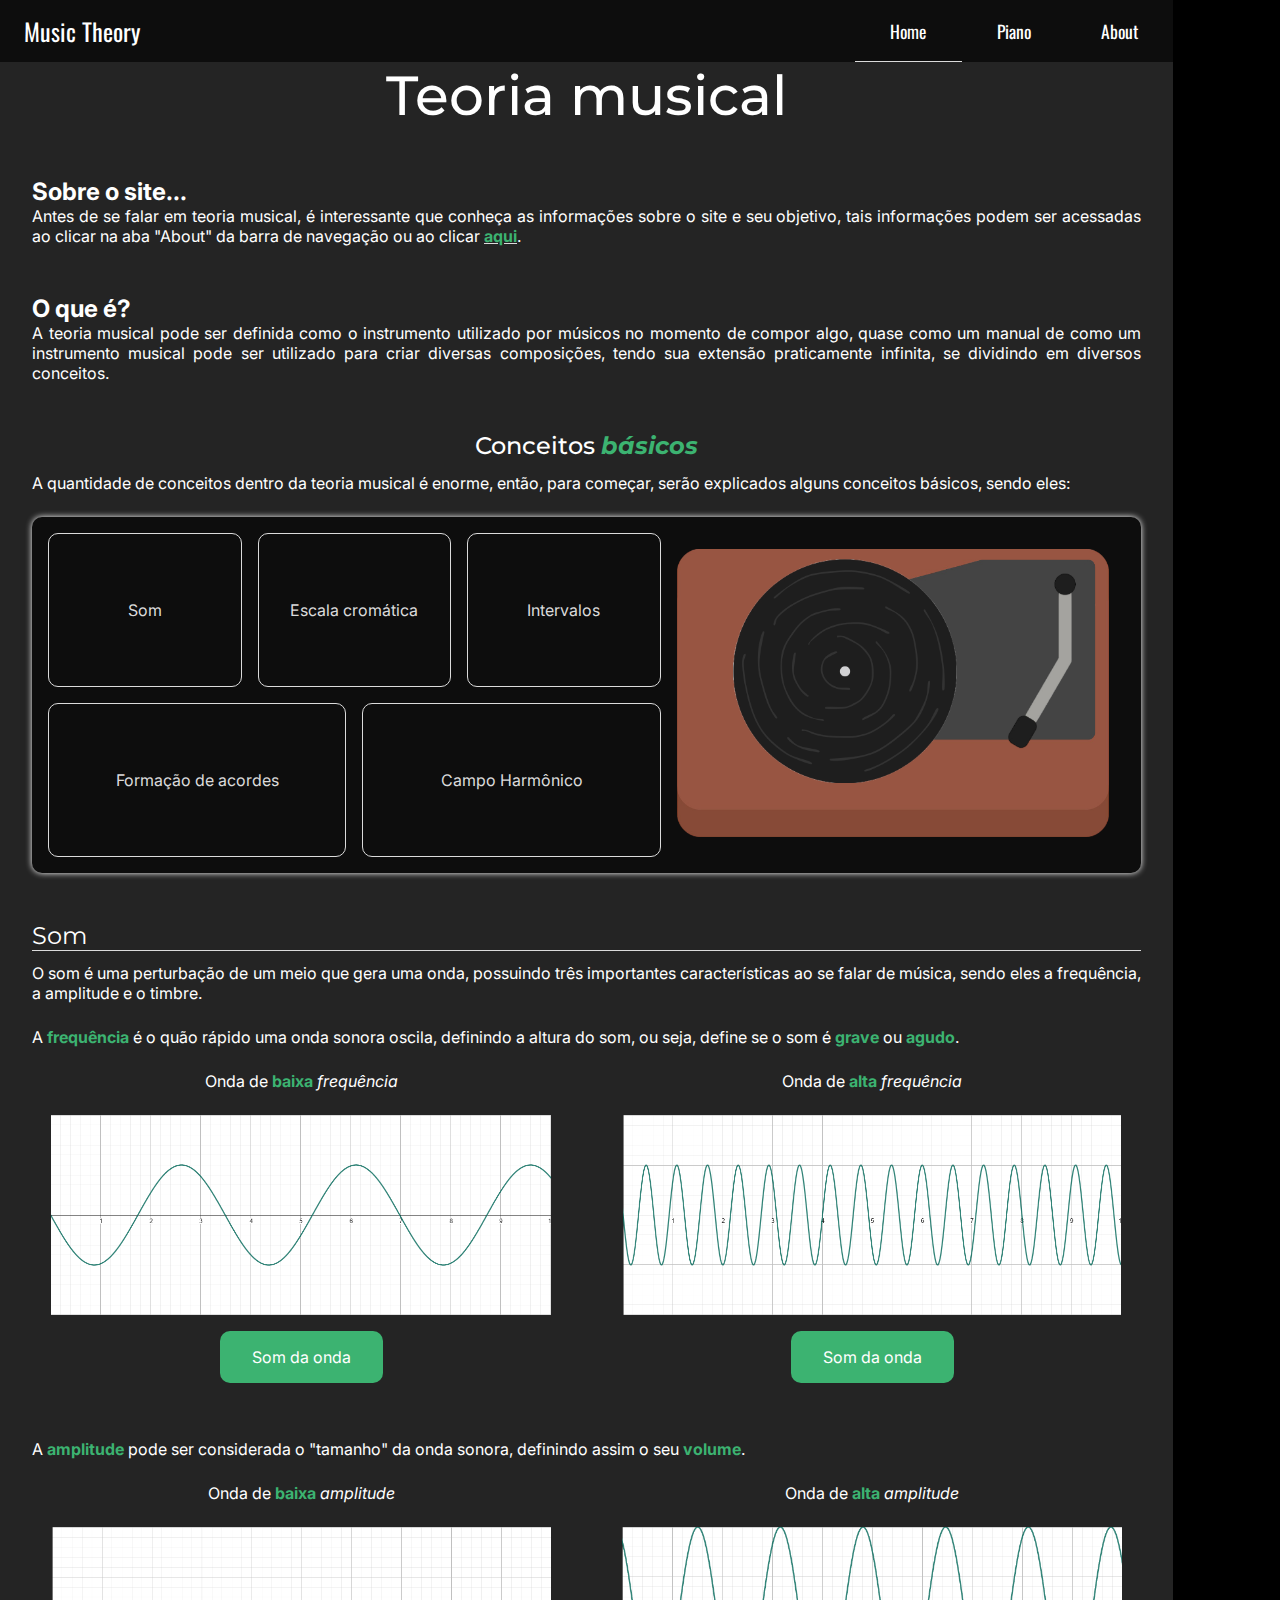
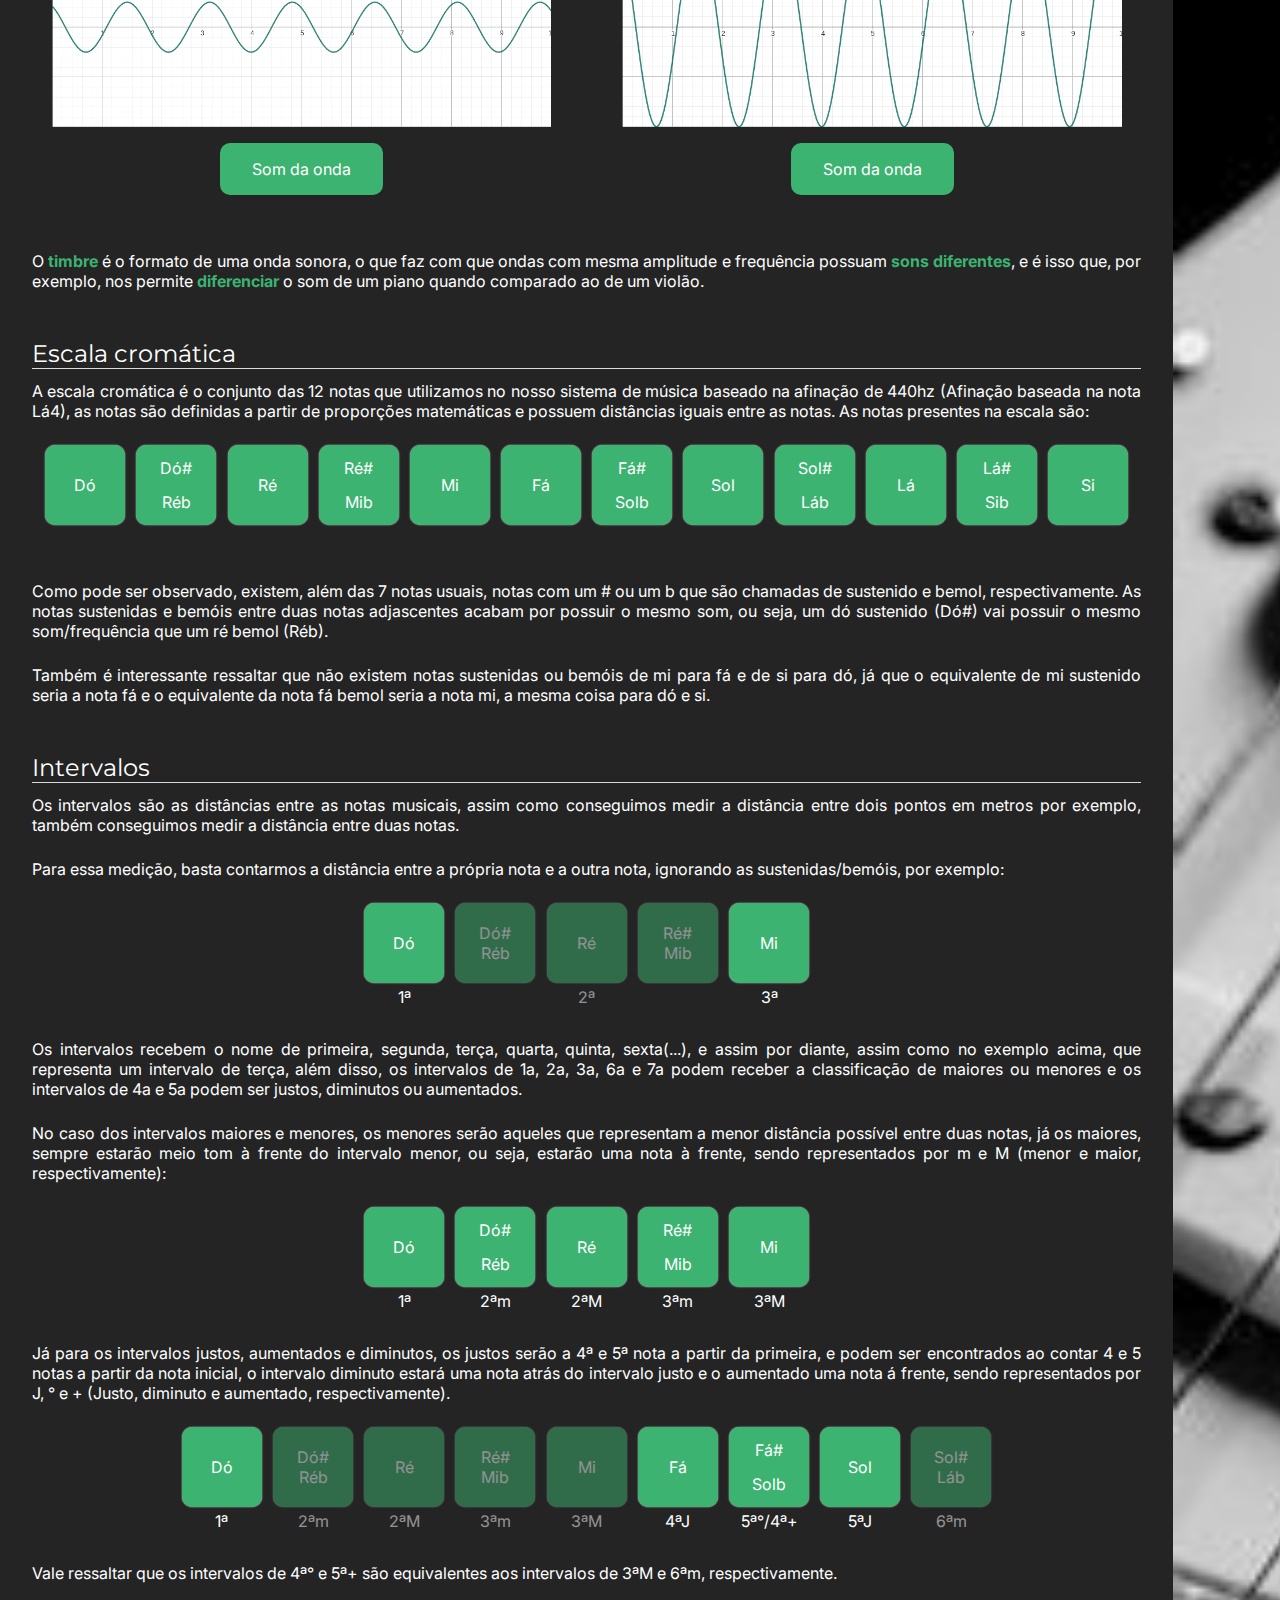
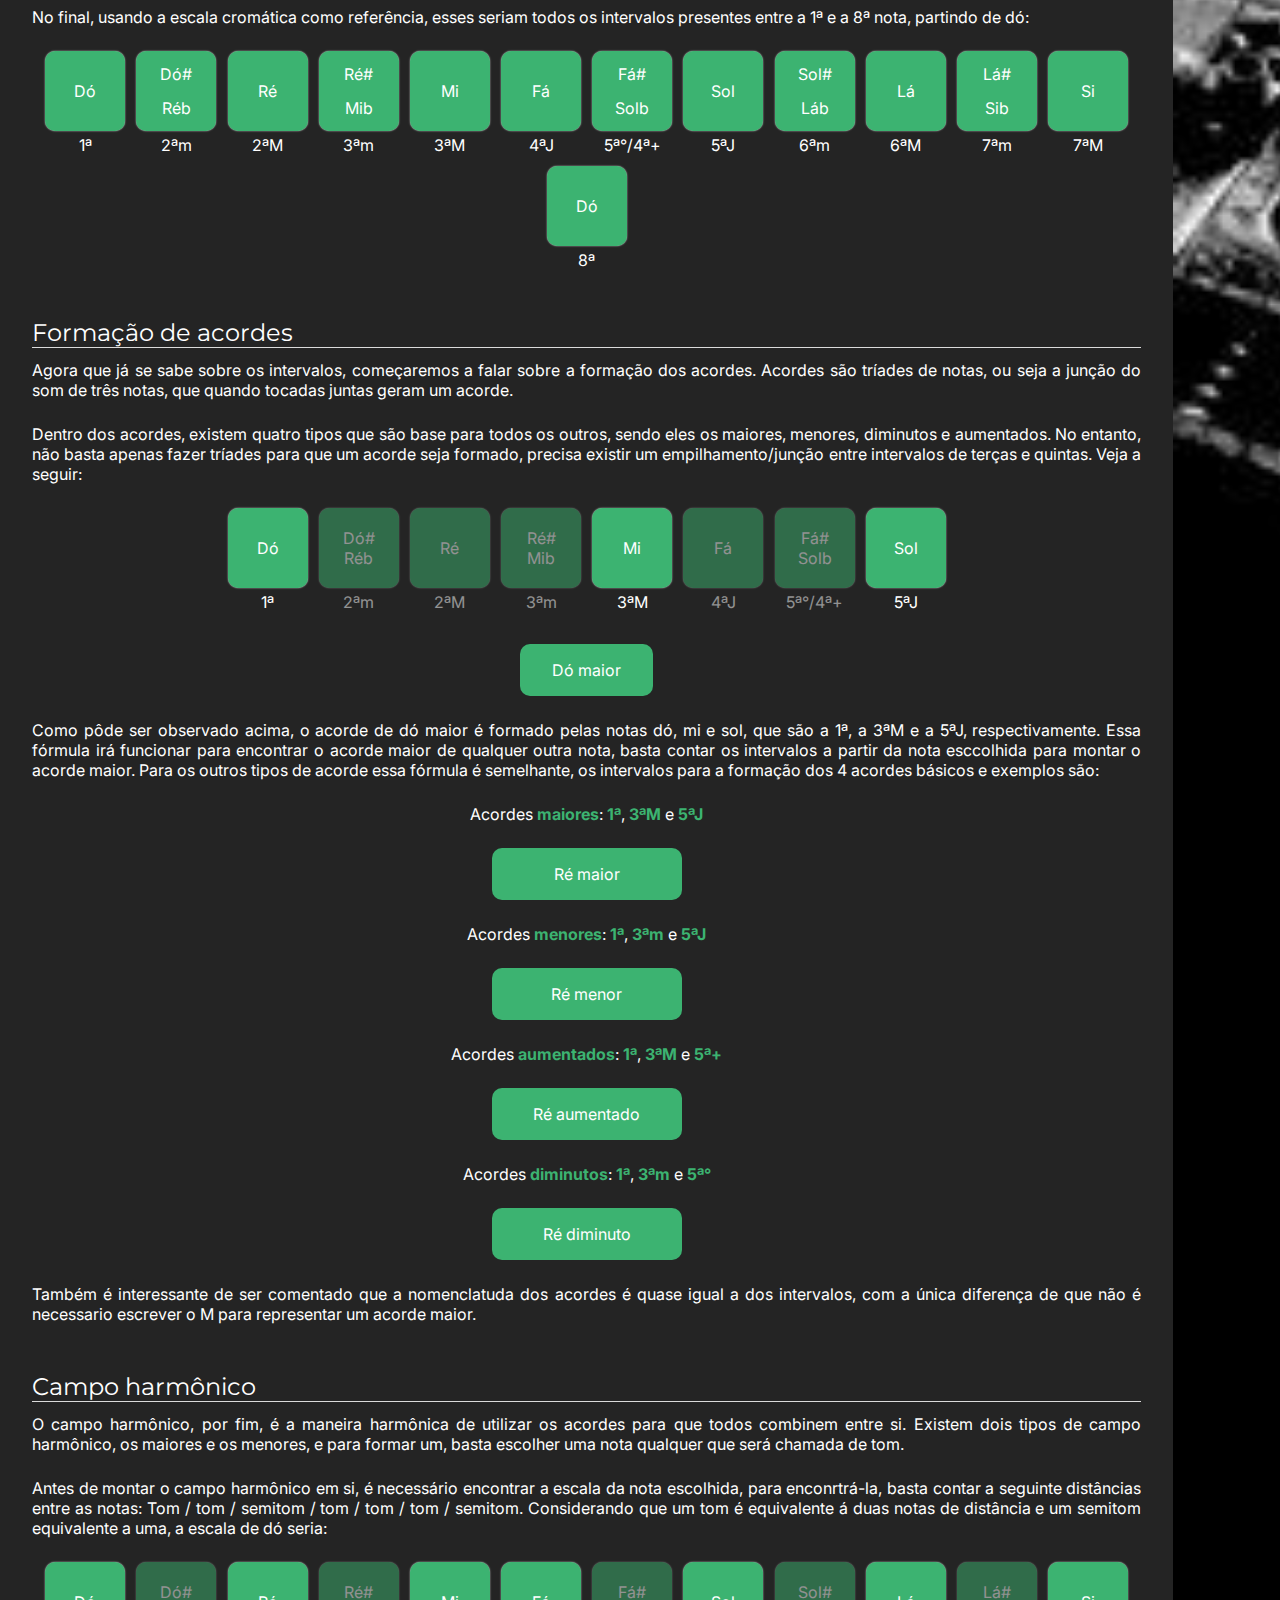
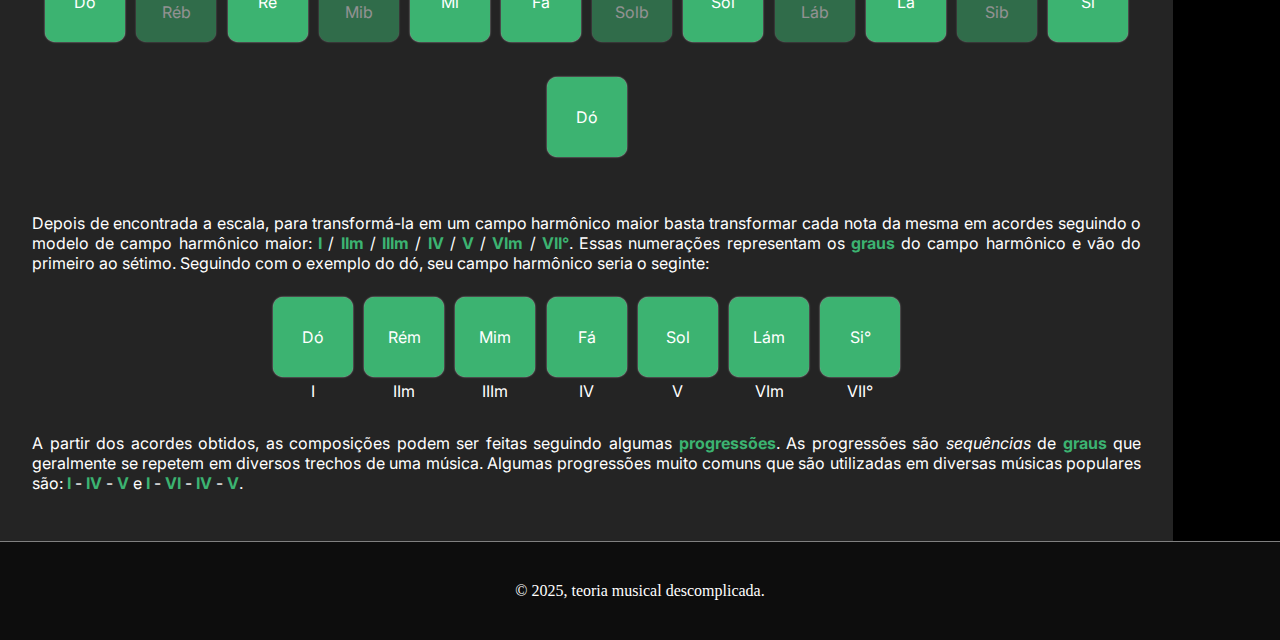
<file: index.html>
<!DOCTYPE html>
<html>
    <head>
        <meta charset="UTF-8">
        <meta name="viewport" content="width=device-width, initial-scale=1.0">
        <link rel="icon" href="imgs/ClaveDeSol.png">
        <link rel="stylesheet" href="style.css">
        <link rel="preconnect" href="https://fonts.googleapis.com">
        <link rel="preconnect" href="https://fonts.gstatic.com" crossorigin>
        <link href="https://fonts.googleapis.com/css2?family=Inter:ital,opsz,wght@0,14..32,100..900;1,14..32,100..900&family=Montserrat:ital,wght@0,100..900;1,100..900&family=Oswald:wght@200..700&display=swap" rel="stylesheet">
        <title>Musica teórica</title>
    </head>
    <body>
        <div class="container">
            <header>
                <p>Music Theory</p>
                <button id="navAbrir" onclick="abrirNav()">
                    <img src="imgs/menu-svgrepo-com.svg" height="40px">
                </button>
                <nav id="nav">
                    <ul>
                        <li><button id="navFechar" onclick="fecharNav()"><img src="imgs/close-svgrepo-com.svg" height="40px"></button></li>
                        <li><a href="index.html" class="linkAtual">Home</a></li>
                        <li><a href="piano.html">Piano</a></li>
                        <li><a href="about.html">About</a></li>
                    </ul>
                    <div>
                        <img src="imgs/AM.jpeg" alt="" id="AM">
                        <img src="imgs/Meteora.jpg" alt="">
                    </div>
                </nav>
            </header>
            <main>
                <article class="title">
                    <h1>Teoria musical</h1>
                </article>
                <section class="principal">
                    <article>
                        <h2>Sobre o site...</h2>
                        <p>
                            Antes de se falar em teoria musical, é interessante que conheça as informações sobre o site e seu objetivo, tais informações podem ser acessadas
                             ao clicar na aba "About" da barra de navegação ou ao clicar <a href="about.html"><strong>aqui</strong></a>.
                        </p>
                    </article>
                    <article>
                        <h2>O que é?</h2>
                        <p>
                            A teoria musical pode ser definida como o instrumento utilizado por músicos no momento de compor algo, quase como um manual de como um instrumento musical pode ser 
                            utilizado para criar diversas composições, tendo sua extensão praticamente infinita, se dividindo em diversos conceitos.

                        </p>
                    </article>
                    <article class="destaque">
                        <h2>Conceitos <strong><em>básicos</em></strong></h2>
                        <p>
                            A quantidade de conceitos dentro da teoria musical é enorme, então, para começar, serão explicados alguns conceitos básicos, sendo eles:
                        </p>
                        <div id="listaTemas">
                            <ul>
                                <li>
                                    <a href="#som"><p>Som</p></a>
                                </li>
                                <li>
                                    <a href="#escalaCrom"><p>Escala cromática</p></a>
                                </li>
                                <li>
                                    <a href="#intervalos"><p>Intervalos</p></a>
                                </li>
                                <li>
                                    <a href="#acordes"><p>Formação de acordes</p></a>
                                </li>
                                <li>
                                    <a href="#campoHarm"><p>Campo Harmônico</p></a>
                                </li>
                            </ul>
                            <div id="TD">
                                <img src="imgs/TDbase.png" alt="" id="baseDisco">
                                <img src="imgs/TDdisco.png" alt="" id="disco" onclick="musica()">
                                <img src="imgs/TDagulha.png" alt="" id="agulha" class="agulhaInativo" onclick="musicaStop()">
                            </div>
                        </div>
                    </article>
                    <article class="posLP">
                        <h2 id="som">Som</h2>
                        <p>O som é uma perturbação de um meio que gera uma onda, possuindo três importantes características ao se falar de música, sendo eles a frequência, a amplitude e o timbre.</p>
                        <p>A <strong>frequência</strong> é o quão rápido uma onda sonora oscila, definindo a altura do som, ou seja, define se o som é <strong>grave</strong> ou <strong>agudo</strong>.</p>
                        <div class="exemplos">
                            <div>
                                <p>Onda de <strong>baixa</strong> <em>frequência</em></p>
                                <img src="imgs/baixafrequencia.png" alt="">
                                <button onclick="exemplosSons('C2')"><p class="somOnda">Som da onda</p></button>
                            </div>
                            <div>
                                <p>Onda de <strong>alta</strong> <em>frequência</em></p>
                                <img src="imgs/altafrequencia.png" alt="">
                                <button onclick="exemplosSons('C5')"><p class="somOnda">Som da onda</p></button>
                            </div>
                        </div>
                        <p>A <strong>amplitude</strong> pode ser considerada o "tamanho" da onda sonora, definindo assim o seu <strong>volume</strong>.</p>
                        <div class="exemplos">
                            <div>
                                <p>Onda de <strong>baixa</strong> <em>amplitude</em></p>
                                <img src="imgs/baixaamplitude.png" alt="">
                                <button onclick="exemplosSons('n27')"><p class="somOnda">Som da onda</p></button>
                            </div>
                            <div>
                                <p>Onda de <strong>alta</strong> <em>amplitude</em></p>
                                <img src="imgs/altaamplitude.png" alt="">
                                <button onclick="exemplosSons('n28')"><p class="somOnda">Som da onda</p></button>
                            </div>
                        </div>
                        <p>O <strong>timbre</strong> é o formato de uma onda sonora, o que faz com que ondas com mesma amplitude e frequência possuam <strong>sons diferentes</strong>, e é isso que, por exemplo, nos 
                            permite <strong>diferenciar</strong> o som de um piano quando comparado ao de um violão.</p>
                    </article>
                    <article class="posLP">
                        <h2 id="escalaCrom">Escala cromática</h2>
                        <p>A escala cromática é o conjunto das 12 notas que utilizamos no nosso sistema de música baseado na afinação de 440hz (Afinação baseada na nota Lá4), as notas são definidas a partir de proporções matemáticas e possuem distâncias iguais entre as notas. As notas presentes na escala são:</p>
                        <div class="exemplosNotas">
                            <div onclick="exemplosSons('C3')">
                                <p>Dó</p>
                            </div>
                            <div class="sustenidoExemplo" onclick="exemplosSons('C3s')">
                                <p>Dó#</p>
                                <p>Réb</p>
                            </div>
                            <div onclick="exemplosSons('D3')">
                                <p>Ré</p>
                            </div>
                            <div class="sustenidoExemplo" onclick="exemplosSons('D3s')">
                                <p>Ré#</p>
                                <p>Mib</p>
                            </div>
                            <div onclick="exemplosSons('E3')">
                                <p>Mi</p>
                            </div>
                            <div onclick="exemplosSons('F3')">
                                <p>Fá</p>
                            </div>
                            <div class="sustenidoExemplo" onclick="exemplosSons('F3s')">
                                <p>Fá#</p>
                                <p>Solb</p>
                            </div>
                            <div onclick="exemplosSons('G3')">
                                <p>Sol</p>
                            </div>
                            <div class="sustenidoExemplo" onclick="exemplosSons('G3s')">
                                <p>Sol#</p>
                                <p>Láb</p>
                            </div>
                            <div onclick="exemplosSons('A3')">
                                <p>Lá</p>
                            </div>
                            <div class="sustenidoExemplo" onclick="exemplosSons('A3s')">
                                <p>Lá#</p>
                                <p>Sib</p>
                            </div>
                            <div onclick="exemplosSons('B3')">
                                <p>Si</p>
                            </div>
                        </div>
                        <p>Como pode ser observado, existem, além das 7 notas usuais, notas com um # ou um b que são chamadas de sustenido e bemol, respectivamente. As notas sustenidas e bemóis entre duas notas adjascentes acabam por possuir o mesmo som, ou seja, um dó sustenido (Dó#) vai possuir o mesmo som/frequência que um ré bemol (Réb).</p>
                        <p>Também é interessante ressaltar que não existem notas sustenidas ou bemóis de mi para fá e de si para dó, já que o equivalente de mi sustenido seria a nota fá e o equivalente da nota fá bemol seria a nota mi, a mesma coisa para dó e si.</p>
                    </article>
                    <article class="posLP">
                        <h2 id="intervalos">Intervalos</h2>
                        <p>Os intervalos são as distâncias entre as notas musicais, assim como conseguimos medir a distância entre dois pontos em metros por exemplo, também conseguimos medir a distância entre duas notas.</p>
                        <p>Para essa medição, basta contarmos a distância entre a própria nota e a outra nota, ignorando as sustenidas/bemóis, por exemplo:</p>
                        <div class="exemplosNotas">
                            <div onclick="exemplosSons('C3')">
                                <p>Dó</p>
                                <p class="numeracaoIntervalo">1ª</p>
                            </div>
                            <div class="semDestaque" class="sustenidoExemplo" onclick="exemplosSons('C3s')">
                                <p>Dó#</p>
                                <p>Réb</p>
                            </div>
                            <div class="semDestaque" onclick="exemplosSons('D3')">
                                <p>Ré</p>
                                <p class="numeracaoIntervalo">2ª</p>
                            </div>
                            <div class="semDestaque" class="sustenidoExemplo" onclick="exemplosSons('D3s')">
                                <p>Ré#</p>
                                <p>Mib</p>
                            </div>
                            <div onclick="exemplosSons('E3')">
                                <p>Mi</p>
                                <p class="numeracaoIntervalo">3ª</p>
                            </div>
                        </div>
                        <p>Os intervalos recebem o nome de primeira, segunda, terça, quarta, quinta, sexta(...), e assim por diante, assim como no exemplo acima, que representa um intervalo de terça, além disso, os intervalos de 1a, 2a, 3a, 6a e 7a podem receber a classificação de maiores ou menores e os intervalos de 4a e 5a podem ser justos, diminutos ou aumentados.</p>
                        <p>No caso dos intervalos maiores e menores, os menores serão aqueles que representam a menor distância possível entre duas notas, já os maiores, sempre estarão meio tom à frente do intervalo menor, ou seja, estarão uma nota à frente, sendo representados por m e M (menor e maior, respectivamente):</p>
                        <div class="exemplosNotas">
                            <div onclick="exemplosSons('C3')">
                                <p>Dó</p>
                                <p class="numeracaoIntervalo">1ª</p>
                            </div>
                            <div class="sustenidoExemplo" onclick="exemplosSons('C3s')">
                                <p>Dó#</p>
                                <p>Réb</p>
                                <p class="numeracaoIntervalo">2ªm</p>
                            </div>
                            <div onclick="exemplosSons('D3')">
                                <p>Ré</p>
                                <p class="numeracaoIntervalo">2ªM</p>
                            </div>
                            <div class="sustenidoExemplo" onclick="exemplosSons('D3s')">
                                <p>Ré#</p>
                                <p>Mib</p>
                                <p class="numeracaoIntervalo">3ªm</p>
                            </div>
                            <div onclick="exemplosSons('E3')">
                                <p>Mi</p>
                                <p class="numeracaoIntervalo">3ªM</p>
                            </div>
                        </div>
                        <p>Já para os intervalos justos, aumentados e diminutos, os justos serão a 4ª e 5ª nota a partir da primeira, e podem ser encontrados ao contar 4 e 5 notas a partir da nota inicial, o intervalo diminuto estará uma nota atrás do intervalo justo e o aumentado uma nota á frente, sendo representados por J, ° e + (Justo, diminuto e aumentado, respectivamente).</p>
                        <div class="exemplosNotas">
                            <div onclick="exemplosSons('C3')">
                                <p>Dó</p>
                                <p class="numeracaoIntervalo">1ª</p>
                            </div>
                            <div class="semDestaque" class="sustenidoExemplo" onclick="exemplosSons('C3s')">
                                <p>Dó#</p>
                                <p>Réb</p>
                                <p class="numeracaoIntervalo">2ªm</p>
                            </div>
                            <div class="semDestaque" onclick="exemplosSons('D3')">
                                <p>Ré</p>
                                <p class="numeracaoIntervalo">2ªM</p>
                            </div>
                            <div class="semDestaque" class="sustenidoExemplo" onclick="exemplosSons('D3s')">
                                <p>Ré#</p>
                                <p>Mib</p>
                                <p class="numeracaoIntervalo">3ªm</p>
                            </div>
                            <div class="semDestaque" onclick="exemplosSons('E3')">
                                <p>Mi</p>
                                <p class="numeracaoIntervalo">3ªM</p>
                            </div>
                            <div onclick="exemplosSons('F3')">
                                <p>Fá</p>
                                <p class="numeracaoIntervalo">4ªJ</p>
                            </div>
                            <div class="sustenidoExemplo" onclick="exemplosSons('F3s')">
                                <p>Fá#</p>
                                <p>Solb</p>
                                <p class="numeracaoIntervalo">5ª°/4ª+</p>
                            </div>
                            <div onclick="exemplosSons('G3')">
                                <p>Sol</p>
                                <p class="numeracaoIntervalo">5ªJ</p>
                            </div>
                            <div class="semDestaque" class="sustenidoExemplo" onclick="exemplosSons('G3s')">
                                <p>Sol#</p>
                                <p>Láb</p>
                                <p class="numeracaoIntervalo">6ªm</p>
                            </div>
                        </div>
                        <p>Vale ressaltar que os intervalos de 4ª° e 5ª+ são equivalentes aos intervalos de 3ªM e 6ªm, respectivamente.</p>
                        <p>No final, usando a escala cromática como referência, esses seriam todos os intervalos presentes entre a 1ª e a 8ª nota, partindo de dó:</p>
                        <div class="exemplosNotas">
                            <div onclick="exemplosSons('C3')">
                                <p>Dó</p>
                                <p class="numeracaoIntervalo">1ª</p>
                            </div>
                            <div class="sustenidoExemplo" onclick="exemplosSons('C3s')">
                                <p>Dó#</p>
                                <p>Réb</p>
                                <p class="numeracaoIntervalo">2ªm</p>
                            </div>
                            <div onclick="exemplosSons('D3')">
                                <p>Ré</p>
                                <p class="numeracaoIntervalo">2ªM</p>
                            </div>
                            <div class="sustenidoExemplo" onclick="exemplosSons('D3s')">
                                <p>Ré#</p>
                                <p>Mib</p>
                                <p class="numeracaoIntervalo">3ªm</p>
                            </div>
                            <div onclick="exemplosSons('E3')">
                                <p>Mi</p>
                                <p class="numeracaoIntervalo">3ªM</p>
                            </div>
                            <div onclick="exemplosSons('F3')">
                                <p>Fá</p>
                                <p class="numeracaoIntervalo">4ªJ</p>
                            </div>
                            <div class="sustenidoExemplo" onclick="exemplosSons('F3s')">
                                <p>Fá#</p>
                                <p>Solb</p>
                                <p class="numeracaoIntervalo">5ª°/4ª+</p>
                            </div>
                            <div onclick="exemplosSons('G3')">
                                <p>Sol</p>
                                <p class="numeracaoIntervalo">5ªJ</p>
                            </div>
                            <div class="sustenidoExemplo" onclick="exemplosSons('G3s')">
                                <p>Sol#</p>
                                <p>Láb</p>
                                <p class="numeracaoIntervalo">6ªm</p>
                            </div>
                            <div onclick="exemplosSons('A3')">
                                <p>Lá</p>
                                <p class="numeracaoIntervalo">6ªM</p>
                            </div>
                            <div class="sustenidoExemplo" onclick="exemplosSons('A3s')">
                                <p>Lá#</p>
                                <p>Sib</p>
                                <p class="numeracaoIntervalo">7ªm</p>
                            </div>
                            <div onclick="exemplosSons('B3')">
                                <p>Si</p>
                                <p class="numeracaoIntervalo">7ªM</p>
                            </div>
                            <div onclick="exemplosSons('C4')">
                                <p>Dó</p>
                                <p class="numeracaoIntervalo">8ª</p>
                            </div>
                        </div>
                    </article>
                    <article class="posLP">
                        <h2 id="acordes">Formação de acordes</h2>
                        <p>Agora que já se sabe sobre os intervalos, começaremos a falar sobre a formação dos acordes. Acordes são tríades de notas, ou seja a junção do som de três notas, que quando tocadas juntas geram um acorde.</p>
                        <p>Dentro dos acordes, existem quatro tipos que são base para todos os outros, sendo eles os maiores, menores, diminutos e aumentados. No entanto, não basta apenas fazer tríades para que um acorde seja formado, precisa existir um empilhamento/junção entre intervalos de terças e quintas. Veja a seguir:</p>
                        <div class="exemplosNotas">
                            <div onclick="exemplosSons('C3')">
                                <p>Dó</p>
                                <p class="numeracaoIntervalo">1ª</p>
                            </div>
                            <div class="semDestaque" class="sustenidoExemplo" onclick="exemplosSons('C3s')">
                                <p>Dó#</p>
                                <p>Réb</p>
                                <p class="numeracaoIntervalo">2ªm</p>
                            </div>
                            <div class="semDestaque" onclick="exemplosSons('D3')">
                                <p>Ré</p>
                                <p class="numeracaoIntervalo">2ªM</p>
                            </div>
                            <div class="semDestaque" class="sustenidoExemplo" onclick="exemplosSons('D3s')">
                                <p>Ré#</p>
                                <p>Mib</p>
                                <p class="numeracaoIntervalo">3ªm</p>
                            </div>
                            <div onclick="exemplosSons('E3')">
                                <p>Mi</p>
                                <p class="numeracaoIntervalo">3ªM</p>
                            </div>
                            <div class="semDestaque" onclick="exemplosSons('F3')">
                                <p>Fá</p>
                                <p class="numeracaoIntervalo">4ªJ</p>
                            </div>
                            <div class="semDestaque" class="sustenidoExemplo" onclick="exemplosSons('F3s')">
                                <p>Fá#</p>
                                <p>Solb</p>
                                <p class="numeracaoIntervalo">5ª°/4ª+</p>
                            </div>
                            <div onclick="exemplosSons('G3')">
                                <p>Sol</p>
                                <p class="numeracaoIntervalo">5ªJ</p>
                            </div>      
                        </div>
                        <button onclick="exemplosSons('C3'), exemplosSons('E3'), exemplosSons('G3')" class="acorde"><p>Dó maior</p></button>
                        <p>Como pôde ser observado acima, o acorde de dó maior é formado pelas notas dó, mi e sol, que são a 1ª, a 3ªM e a 5ªJ, respectivamente. Essa fórmula irá funcionar para encontrar o acorde maior de qualquer outra nota, basta contar os intervalos a partir da nota esccolhida para montar o acorde maior. Para os outros tipos de acorde essa fórmula é semelhante, os intervalos para a formação dos 4 acordes básicos e exemplos são:</p>
                        <ul>
                            <li>
                                <p>Acordes <strong>maiores</strong>: <strong>1ª</strong>, <strong>3ªM</strong> e <strong>5ªJ</strong></p>
                                <button onclick="exemplosSons('D3'), exemplosSons('F3s'), exemplosSons('A3')" class="acorde"><p>Ré maior</p></button>
                            </li>
                            <li>
                                <p>Acordes <strong>menores</strong>: <strong>1ª</strong>, <strong>3ªm</strong> e <strong>5ªJ</strong></p>
                                <button onclick="exemplosSons('D3'), exemplosSons('F3'), exemplosSons('A3')" class="acorde"><p>Ré menor</p></button>
                            </li>
                            <li>
                                <p>Acordes <strong>aumentados</strong>: <strong>1ª</strong>, <strong>3ªM</strong> e <strong>5ª+</strong></p>
                                <button onclick="exemplosSons('D3'), exemplosSons('F3s'), exemplosSons('A3s')" class="acorde"><p>Ré aumentado</p></button>
                            </li>
                            <li>
                                <p>Acordes <strong>diminutos</strong>: <strong>1ª</strong>, <strong>3ªm</strong> e <strong>5ª°</strong></p>
                                <button onclick="exemplosSons('D3'), exemplosSons('F3'), exemplosSons('G3s')" class="acorde"><p>Ré diminuto</p></button>
                            </li>
                        </ul>
                        <p>Também é interessante de ser comentado que a nomenclatuda dos acordes é quase igual a dos intervalos, com a única diferença de que não é necessario escrever o M para representar um acorde maior.</p>
                    </article>
                    <article class="posLP">
                        <h2 id="campoHarm">Campo harmônico</h2>
                        <p>O campo harmônico, por fim, é a maneira harmônica de utilizar os acordes para que todos combinem entre si. Existem dois tipos de campo harmônico, os maiores e os menores, e para formar um, basta escolher uma nota qualquer que será chamada de tom.</p>
                        <p>Antes de montar o campo harmônico em si, é necessário encontrar a escala da nota escolhida, para enconrtrá-la, basta contar a seguinte distâncias entre as notas: Tom / tom / semitom / tom / tom / tom / semitom. Considerando que um tom é equivalente á duas notas de distância e um semitom equivalente a uma, a escala de dó seria:</p>
                        <div class="exemplosNotas">
                            <div onclick="exemplosSons('C3')">
                                <p>Dó</p>
                            </div>
                            <div class="semDestaque" class="sustenidoExemplo" onclick="exemplosSons('C3s')">
                                <p>Dó#</p>
                                <p>Réb</p>
                            </div>
                            <div onclick="exemplosSons('D3')">
                                <p>Ré</p>
                            </div>
                            <div class="semDestaque" class="sustenidoExemplo" onclick="exemplosSons('D3s')">
                                <p>Ré#</p>
                                <p>Mib</p>
                            </div>
                            <div onclick="exemplosSons('E3')">
                                <p>Mi</p>
                            </div>
                            <div onclick="exemplosSons('F3')">
                                <p>Fá</p>
                            </div>
                            <div class="semDestaque" class="sustenidoExemplo" onclick="exemplosSons('F3s')">
                                <p>Fá#</p>
                                <p>Solb</p>
                            </div>
                            <div onclick="exemplosSons('G3')">
                                <p>Sol</p>
                            </div>
                            <div class="semDestaque" class="sustenidoExemplo" onclick="exemplosSons('G3s')">
                                <p>Sol#</p>
                                <p>Láb</p>
                            </div>
                            <div onclick="exemplosSons('A3')">
                                <p>Lá</p>
                            </div>
                            <div class="semDestaque" class="sustenidoExemplo" onclick="exemplosSons('A3s')">
                                <p>Lá#</p>
                                <p>Sib</p>
                            </div>
                            <div onclick="exemplosSons('B3')">
                                <p>Si</p>
                            </div>
                            <div onclick="exemplosSons('C4')">
                                <p>Dó</p>
                            </div>
                        </div>
                        <p>Depois de encontrada a escala, para transformá-la em um campo harmônico maior basta transformar cada nota da mesma em acordes seguindo o modelo de campo harmônico maior: <strong>I</strong> / <strong>IIm</strong> / <strong>IIIm</strong> / <strong>IV</strong> / <strong>V</strong> / <strong>VIm</strong> / <Strong>VII°</Strong>. Essas numerações representam os <strong>graus</strong> do campo harmônico e vão do primeiro ao sétimo. Seguindo com o exemplo do dó, seu campo harmônico seria o seginte:</p>
                        <div class="exemplosNotas">
                            <div onclick="exemplosSons('C3'), exemplosSons('E3'), exemplosSons('G3')">
                                <p>Dó</p>
                                <p class="numeracaoIntervalo">I</p>
                            </div>
                            <div onclick="exemplosSons('D3'), exemplosSons('F3'), exemplosSons('A3')">
                                <p>Rém</p>
                                <p class="numeracaoIntervalo">IIm</p>
                            </div>
                            <div onclick="exemplosSons('E3'), exemplosSons('G3'), exemplosSons('B3')">
                                <p>Mim</p>
                                <p class="numeracaoIntervalo">IIIm</p>
                            </div>
                            <div onclick="exemplosSons('F3'), exemplosSons('A3'), exemplosSons('C4')">
                                <p>Fá</p>
                                <p class="numeracaoIntervalo">IV</p>
                            </div>
                            <div onclick="exemplosSons('G3'), exemplosSons('B3'), exemplosSons('D4')">
                                <p>Sol</p>
                                <p class="numeracaoIntervalo">V</p>
                            </div>
                            <div onclick="exemplosSons('A3'), exemplosSons('C4'), exemplosSons('E4')">
                                <p>Lám</p>
                                <p class="numeracaoIntervalo">VIm</p>
                            </div>
                            <div onclick="exemplosSons('B3'), exemplosSons('D4'), exemplosSons('F4')">
                                <p>Si°</p>
                                <p class="numeracaoIntervalo">VII°</p>
                            </div>
                        </div>
                        <p>A partir dos acordes obtidos, as composições podem ser feitas seguindo algumas <strong>progressões</strong>. As progressões são <em>sequências</em> de <strong>graus</strong> que geralmente se repetem em diversos trechos de uma música. Algumas progressões muito comuns que são utilizadas em diversas músicas populares são: <strong>I</strong> - <strong>IV</strong> - <strong>V</strong> e <strong>I</strong> - <strong>VI</strong> - <strong>IV</strong> - <strong>V</strong>.</p>
                    </article>
                </section>
            </main>
            <div id="img"></div>
            <footer>
                <p>© 2025, teoria musical descomplicada.</p>
            </footer>
        </div>
        <script src="script.js" defer></script>
    </body>
</html>
</file>
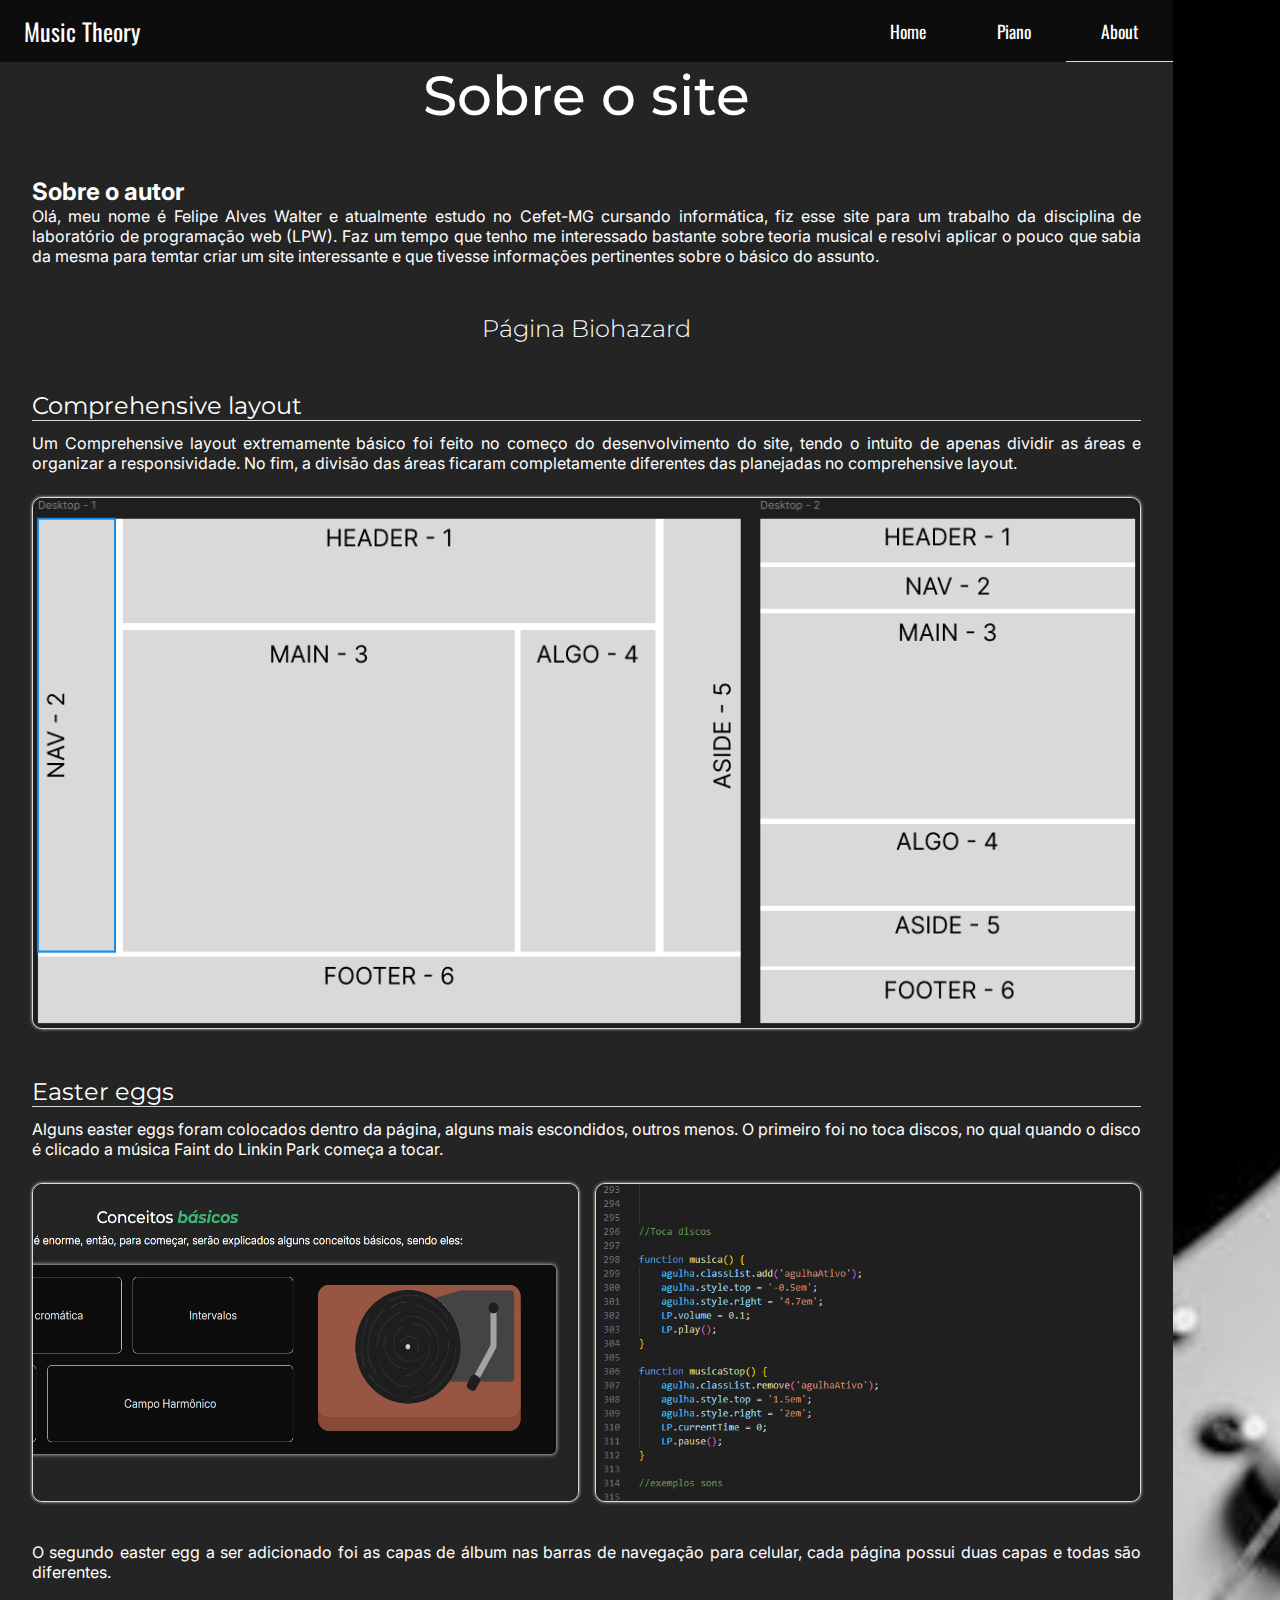
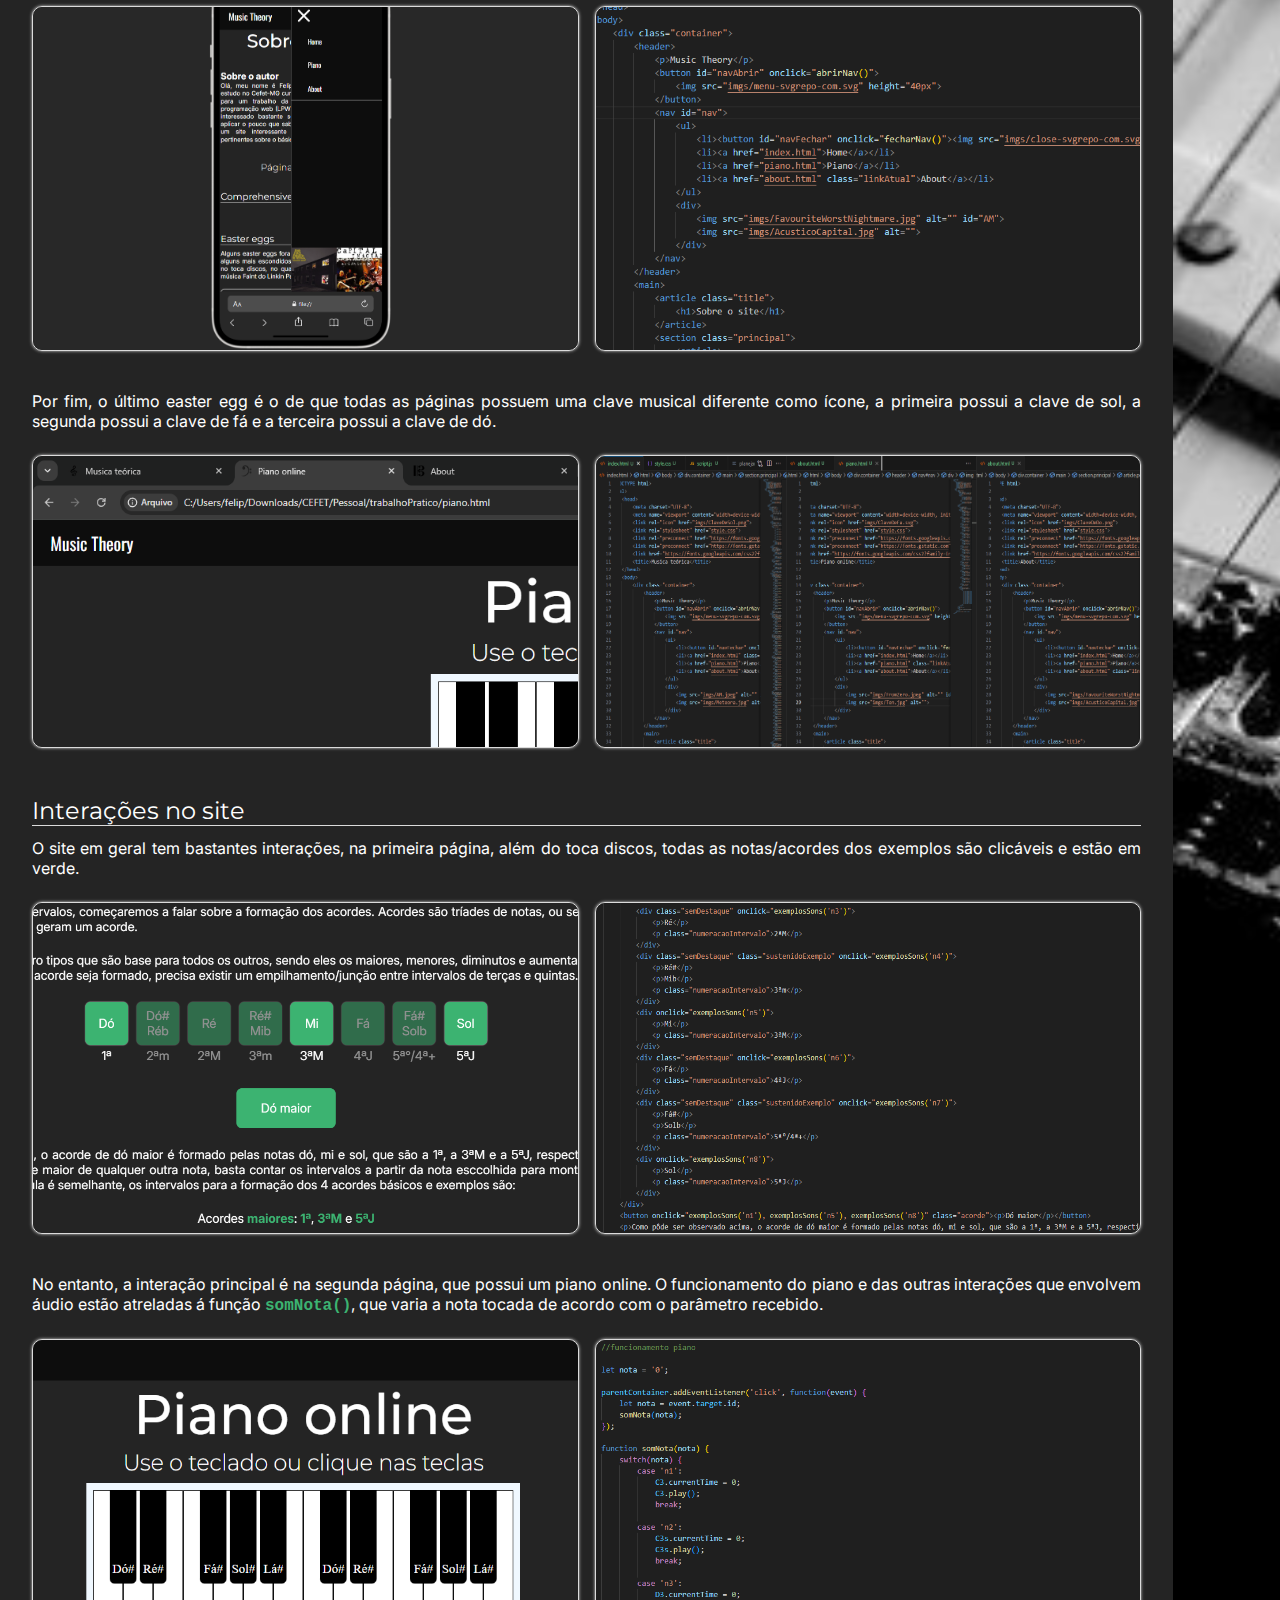
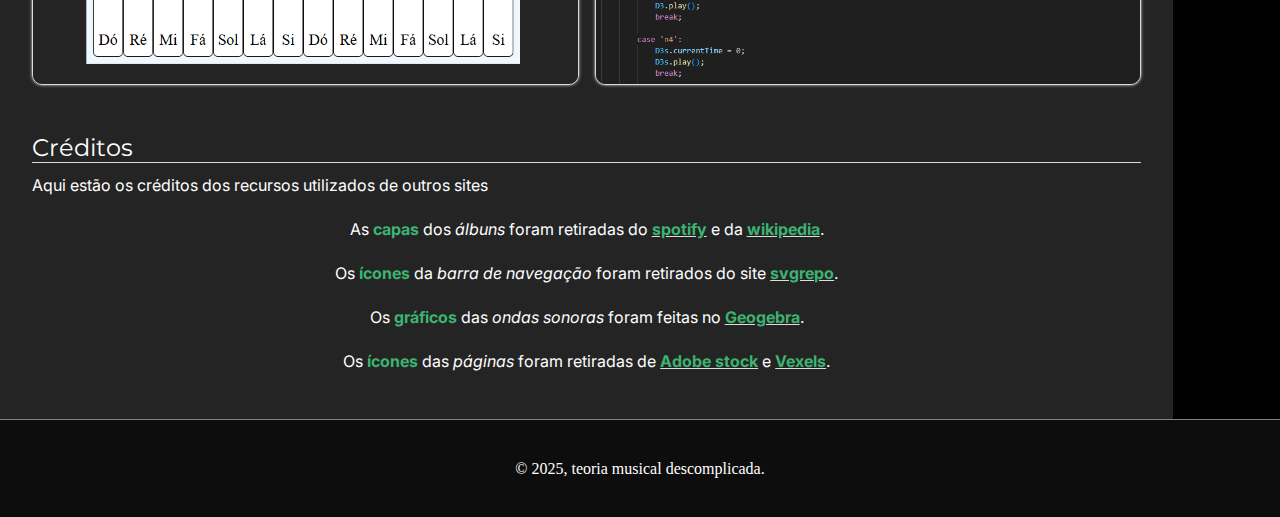
<file: about.html>
<!DOCTYPE html>
<html>
    <head>
        <meta charset="UTF-8">
        <meta name="viewport" content="width=device-width, initial-scale=1.0">
        <link rel="icon" href="imgs/ClaveDeDo.png">
        <link rel="stylesheet" href="style.css">
        <link rel="preconnect" href="https://fonts.googleapis.com">
        <link rel="preconnect" href="https://fonts.gstatic.com" crossorigin>
        <link href="https://fonts.googleapis.com/css2?family=Inter:ital,opsz,wght@0,14..32,100..900;1,14..32,100..900&family=Montserrat:ital,wght@0,100..900;1,100..900&family=Oswald:wght@200..700&display=swap" rel="stylesheet">
        <title>About</title>
    </head>
    <body>
        <div class="container">
            <header>
                <p>Music Theory</p>
                <button id="navAbrir" onclick="abrirNav()">
                    <img src="imgs/menu-svgrepo-com.svg" height="40px">
                </button>
                <nav id="nav">
                    <ul>
                        <li><button id="navFechar" onclick="fecharNav()"><img src="imgs/close-svgrepo-com.svg" height="40px"></button></li>
                        <li><a href="index.html">Home</a></li>
                        <li><a href="piano.html">Piano</a></li>
                        <li><a href="about.html" class="linkAtual">About</a></li>
                    </ul>
                    <div>
                        <img src="imgs/FavouriteWorstNightmare.jpg" alt="" id="AM">
                        <img src="imgs/AcusticoCapital.jpg" alt="">
                    </div>
                </nav>
            </header>
            <main>
                <article class="title">
                    <h1>Sobre o site</h1>
                </article>
                <section class="principal">
                    <article>
                        <h2>Sobre o autor</h2>
                        <p>Olá, meu nome é Felipe Alves Walter e atualmente estudo no Cefet-MG cursando informática, fiz esse site para um trabalho da disciplina de laboratório de programação web (LPW). Faz um tempo que tenho me interessado bastante sobre teoria musical e resolvi aplicar o pouco que sabia da mesma para temtar criar um site interessante e que tivesse informações pertinentes sobre o básico do assunto.</p>
                    </article>
                    <article class="title">
                        <h2 id="Biohazard">Página Biohazard</h2>
                    </article>
                    <article class="posLP">
                        <h2>Comprehensive layout</h2>
                        <p>Um Comprehensive layout extremamente básico foi feito no começo do desenvolvimento do site, tendo o intuito de apenas dividir as áreas e organizar a responsividade. No fim, a divisão das áreas ficaram completamente diferentes das planejadas no comprehensive layout.</p>
                        <ul class="imgsHazard">
                            <li><img src="imgs/ComprehensiveLayout.png" alt=""></li>
                        </ul>
                    </article>
                    <article class="posLP">
                        <h2>Easter eggs</h2>
                        <p>Alguns easter eggs foram colocados dentro da página, alguns mais escondidos, outros menos. O primeiro foi no toca discos, no qual quando o disco é clicado a música Faint do Linkin Park começa a tocar.</p>
                        <ul class="imgsHazard">
                            <li><img src="imgs/EasterEgg1.png" alt=""></li>
                            <li><img src="imgs/EasterEgg1code.png" alt=""></li>
                        </ul>
                        <p>O segundo easter egg a ser adicionado foi as capas de álbum nas barras de navegação para celular, cada página possui duas capas e todas são diferentes.</p>
                        <ul class="imgsHazard">
                            <li><img src="imgs/EasterEgg2.png" alt=""></li>
                            <li><img src="imgs/EasterEgg2code.png" alt=""></li>
                        </ul>
                        <p>Por fim, o último easter egg é o de que todas as páginas possuem uma clave musical diferente como ícone, a primeira possui a clave de sol, a segunda possui a clave de fá e a terceira possui a clave de dó.</p>
                        <ul class="imgsHazard">
                            <li><img src="imgs/EasterEgg3.png" alt=""></li>
                            <li><img src="imgs/EasterEgg3code.png" alt=""></li>
                        </ul>
                    </article>
                    <article class="posLP">
                        <h2>Interações no site</h2>
                        <p>O site em geral tem bastantes interações, na primeira página, além do toca discos, todas as notas/acordes dos exemplos são clicáveis e estão em verde.</p>
                        <ul class="imgsHazard">
                            <li><img src="imgs/Interacao1.png" alt=""></li>
                            <li><img src="imgs/Interacao1code.png" alt=""></li>
                        </ul>
                        <p>No entanto, a interação principal é na segunda página, que possui um piano online. O funcionamento do piano e das outras interações que envolvem áudio estão atreladas á função <code><strong>somNota()</strong></code>, que varia a nota tocada de acordo com o parâmetro recebido.</p>
                        <ul class="imgsHazard">
                            <li><img src="imgs/Interacao2.png" alt=""></li>
                            <li><img src="imgs/Interacao2code.png" alt=""></li>
                        </ul>
                    </article>
                    <article class="posLP">
                        <h2>Créditos</h2>
                        <p>Aqui estão os créditos dos recursos utilizados de outros sites</p>
                        <ul id="creditos">
                            <li><p>As <strong>capas</strong> dos <em>álbuns</em> foram retiradas do <a href="https://open.spotify.com/intl-pt"><strong>spotify</strong></a> e da <a href="https://pt.wikipedia.org/wiki/Wikip%C3%A9dia:P%C3%A1gina_principal"><strong>wikipedia</strong></a>.</p></li>
                            <li><p>Os <strong>ícones</strong> da <em>barra de navegação</em> foram retirados do site <a href="https://www.svgrepo.com/"><strong>svgrepo</strong></a>.</p></li>
                            <li><p>Os <strong>gráficos</strong> das <em>ondas sonoras</em> foram feitas no <a href="https://www.geogebra.org/?lang=pt_BR"><strong>Geogebra</strong></a>.</p></li>
                            <li><p>Os <strong>ícones</strong> das <em>páginas</em> foram retiradas de <a href="https://stock.adobe.com/br/search?k=%22c+clef%22"><strong>Adobe stock</strong></a> e <a href="https://br.vexels.com/png-svg/previsualizar/143585/clave-de-fa"><strong>Vexels</strong></a>.</p></li>
                            
                        </ul>
                    </article>
                </section>
            </main>
            <div id="img"></div>
            <footer>
                <p>© 2025, teoria musical descomplicada.</p>
            </footer>
        </div>
        <script src="script.js" defer></script>
    </body>
</html>
</file>
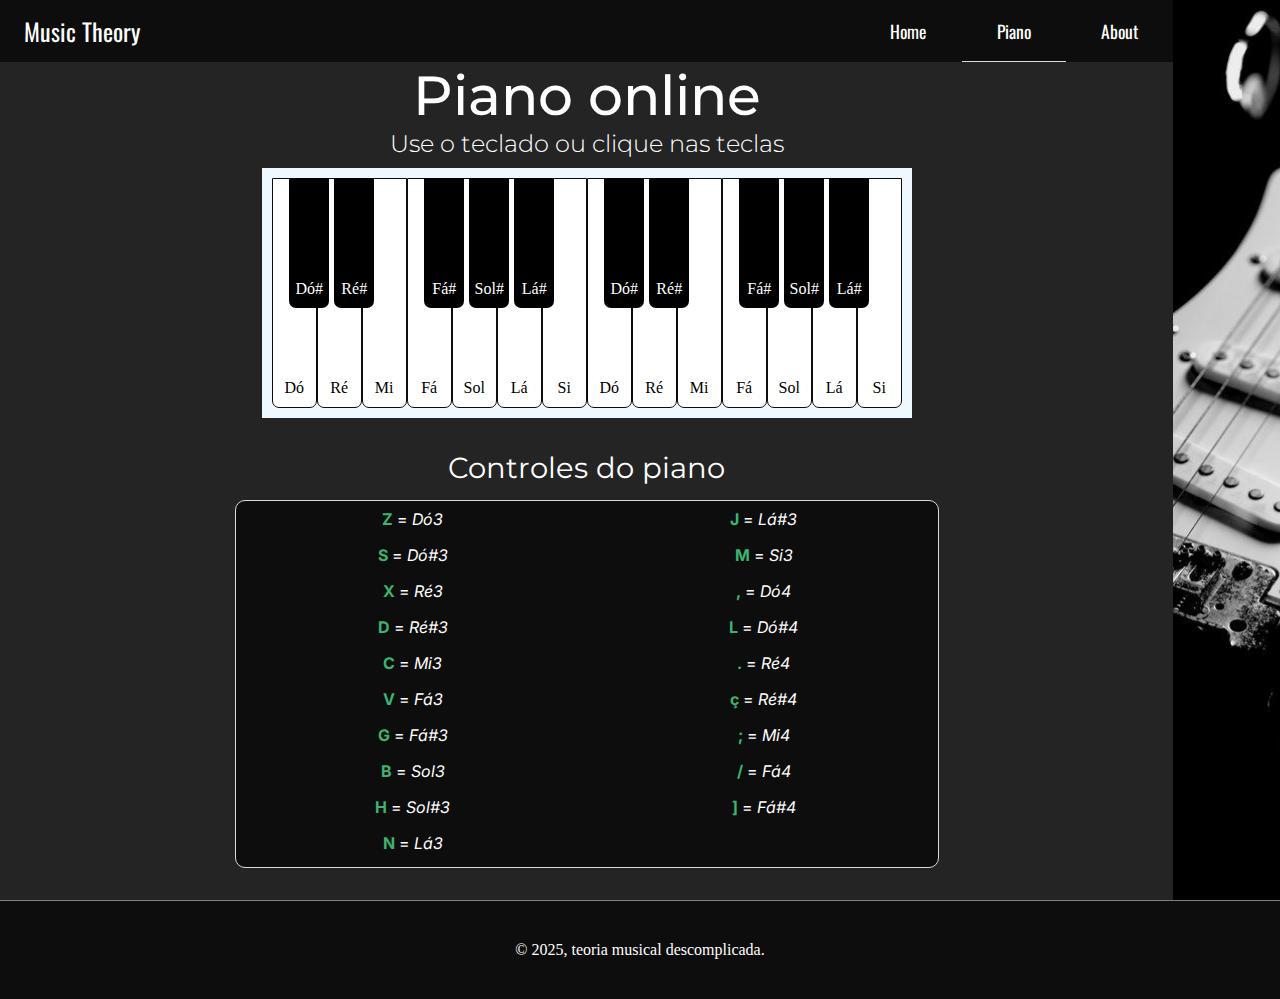
<file: piano.html>
<!DOCTYPE html>
<html>
    <head>
        <meta charset="UTF-8">
        <meta name="viewport" content="width=device-width, initial-scale=1.0">
        <link rel="icon" href="imgs/ClaveDeFa.svg">
        <link rel="stylesheet" href="style.css">
        <link rel="preconnect" href="https://fonts.googleapis.com">
        <link rel="preconnect" href="https://fonts.gstatic.com" crossorigin>
        <link href="https://fonts.googleapis.com/css2?family=Inter:ital,opsz,wght@0,14..32,100..900;1,14..32,100..900&family=Montserrat:ital,wght@0,100..900;1,100..900&family=Oswald:wght@200..700&display=swap" rel="stylesheet">
        <title>Piano online</title>
    </head>
    <body>
        <div class="container">
            <header>
                <p>Music Theory</p>
                <button id="navAbrir" onclick="abrirNav()">
                    <img src="imgs/menu-svgrepo-com.svg" height="40px">
                </button>
                <nav id="nav">
                    <ul>
                        <li><button id="navFechar" onclick="fecharNav()"><img src="imgs/close-svgrepo-com.svg" height="40px"></button></li>
                        <li><a href="index.html">Home</a></li>
                        <li><a href="piano.html" class="linkAtual">Piano</a></li>
                        <li><a href="about.html">About</a></li>
                    </ul>
                    <div>
                        <img src="imgs/FromZero.jpeg" alt="" id="AM">
                        <img src="imgs/Ten.jpg" alt="">
                    </div>
                </nav>
            </header>
            <main>
                <article class="title">
                    <h1>Piano online</h1>
                    <h2>Use o teclado ou clique nas teclas</h2>
                </article>
                <section id="piano">
                    <div class="sustenido">
                        <div class="teclaBranca key" data-nota="C3">
                            <p>Dó</p>
                        </div>
                        <div class="teclaPreta key" data-nota="C3s">
                            <p>Dó#</p>
                        </div>
                    </div>
                    <div class="sustenido">
                        <div class="teclaBranca key" data-nota="D3">
                            <p>Ré</p>
                        </div>
                        <div class="teclaPreta key" data-nota="D3s">
                            <p>Ré#</p>
                        </div>
                    </div>
                    <div class="teclaBranca key" data-nota="E3">
                        <p>Mi</p>
                    </div>
                    <div class="sustenido">
                        <div class="teclaBranca key" data-nota="F3">
                            <p>Fá</p>
                        </div>
                        <div class="teclaPreta key" data-nota="F3s">
                            <p>Fá#</p>
                        </div>
                    </div>
                    <div class="sustenido">
                        <div class="teclaBranca key" data-nota="G3">
                            <p>Sol</p>
                        </div>
                        <div class="teclaPreta key" data-nota="G3s">
                            <p>Sol#</p>
                        </div>
                    </div>
                    <div class="sustenido">
                        <div class="teclaBranca key" data-nota="A3">
                            <p>Lá</p>
                        </div>
                        <div class="teclaPreta key" data-nota="A3s">
                            <p>Lá#</p>
                        </div>
                    </div>
                    <div class="teclaBranca key" data-nota="B3">
                        <p>Si</p>
                    </div>
                    <div class="sustenido">
                        <div class="teclaBranca key" data-nota="C4">
                            <p>Dó</p>
                        </div>
                        <div class="teclaPreta key" data-nota="C4s">
                            <p>Dó#</p>
                        </div>
                    </div>
                    <div class="sustenido">
                        <div class="teclaBranca key" data-nota="D4">
                            <p>Ré</p>
                        </div>
                        <div class="teclaPreta key" data-nota="D4s">
                            <p>Ré#</p>
                        </div>
                    </div>
                    <div class="teclaBranca key" data-nota="E4">
                        <p>Mi</p>
                    </div>
                    <div class="sustenido">
                        <div class="teclaBranca key" data-nota="F4">
                            <p>Fá</p>
                        </div>
                        <div class="teclaPreta key" data-nota="F4s">
                            <p>Fá#</p>
                        </div>
                    </div>
                    <div class="sustenido">
                        <div class="teclaBranca key" data-nota="G4">
                            <p>Sol</p>
                        </div>
                        <div class="teclaPreta" data-nota="G4s">
                            <p>Sol#</p>
                        </div>
                    </div>
                    <div class="sustenido">
                        <div class="teclaBranca key" data-nota="A4">
                            <p>Lá</p>
                        </div>
                        <div class="teclaPreta key" data-nota="A4s">
                            <p>Lá#</p>
                        </div>
                    </div>
                    <div class="teclaBranca key" data-nota="B4">
                        <p>Si</p>
                    </div>
                </section>
                <section id="controlesPiano">
                    <h2>Controles do piano</h2>
                    <article>
                        <ul>
                            <li><p><strong>Z</strong> = <em>Dó3</em></p></li>
                            <li><p><strong>S</strong> = <em>Dó#3</em></p></li>
                            <li><p><strong>X</strong> = <em>Ré3</em></p></li>
                            <li><p><strong>D</strong> = <em>Ré#3</em></p></li>
                            <li><p><strong>C</strong> = <em>Mi3</em></p></li>
                            <li><p><strong>V</strong> = <em>Fá3</em></p></li>
                            <li><p><strong>G</strong> = <em>Fá#3</em></p></li>
                            <li><p><strong>B</strong> = <em>Sol3</em></p></li>
                            <li><p><strong>H</strong> = <em>Sol#3</em></p></li>
                            <li><p><strong>N</strong> = <em>Lá3</em></p></li>
                            <li><p><strong>J</strong> = <em>Lá#3</em></p></li>
                            <li><p><strong>M</strong> = <em>Si3</em></p></li>
                            <li><p><strong>,</strong> = <em>Dó4</em></p></li>
                            <li><p><strong>L</strong> = <em>Dó#4</em></p></li>
                            <li><p><strong>.</strong> = <em>Ré4</em></p></li>
                            <li><p><strong>ç</strong> = <em>Ré#4</em></p></li>
                            <li><p><strong>;</strong> = <em>Mi4</em></p></li>
                            <li><p><strong>/</strong> = <em>Fá4</em></p></li>
                            <li><p><strong>]</strong> = <em>Fá#4</em></p></li>
                        </ul>
                    </article>
                </section>
            </main>
            <div id="img"></div>
            <footer>
                <p>© 2025, teoria musical descomplicada.</p>
            </footer>
        </div>
        <script src="script.js" defer></script>
    </body>
</html>
</file>
<file: style.css>
/*primeira pagina/geral*/

*{
    box-sizing: border-box;
    margin: 0;
    padding: 0;
    -webkit-tap-highlight-color: transparent;
}


body {
    margin: 0;
    background-color: #242424;
    color: white;
}

strong {
    color: #3CB371;
}

.container {
    position: relative;
    display: grid;
    height: clamp(100vh, 100vh, 400vh);
    grid-template-columns: 0.4fr 3fr 1fr 0.4fr;
    grid-template-rows: 0.3fr 4fr 0.4fr;
    grid-template-areas:
        "header header header img"
        "main main main img"
        "footer footer footer footer"
}


header {
    grid-area: header;
    background: #0D0D0D;
    font-family: "Oswald", sans-serif;
    display: flex;
}

header p {
    font-size: 1.5rem;
    align-self: center;
    margin-right: auto;
    margin-left: 1em;
}

header nav {
    align-self: center;
}

header ul {
    list-style: none;
    display: flex;
}

header li {
    display: flex;
}

header a {
    font-size: 1.1rem;
    display: flex;
    text-decoration: none;
    color: white;
    transition: background-color 0.2s ease;
    padding: 1em 2em;
}

header a:hover {
    background-color: rgb(255, 255, 255, 0.5);
}

header div {
    display: none;
}

.linkAtual {
    border-bottom: solid 1px #DBDBDB;
}

#navAbrir {
    display: none;
    background: none;
    border: none;
    padding: 1em;
    margin-left: auto;
    cursor: pointer;
}

#navFechar {
    display: none;
    background: none;
    border: none;
    padding: 1em;
    cursor: pointer;
}



main {
    grid-area: main;
    font-size: clamp(1rem, 1.2vw, 2rem);
}

.title {
    margin: 0 0 10px 0;
    font-family: "Montserrat", sans-serif;
    text-align: center;
}

.title h1{
    font-size: clamp(3rem, 4.3vw, 5rem);
    font-weight: 500;
}
.title h2{
    font-size: clamp(1.5rem, 1.7vw, 2.5rem);
    font-weight: 300;
}

main article {
    margin: 3em 2em;
}

main article p {
    text-align: justify;
    margin-bottom: 1.5em;
}

.principal {
    font-family: "Inter", sans-serif;
}
.principal a {
    color: #DBDBDB;
}

.destaque h2 {
    font-size: clamp(1.5rem, 1.7vw, 2.5rem);
    font-weight: 500;
    text-align: center;
    margin-bottom: 0.8rem;
    font-family: "Montserrat", sans-serif;
}

#listaTemas {
    display: grid;
    grid-template-columns: 2fr 1fr;
    margin-top: 1rem;
    background-color: #0D0D0D;
    border-radius: 10px;
    padding: 1em;
    box-shadow: 0 0 0.4em;
    grid-template-areas: 
        "conceitos disco"
}

#listaTemas ul {
    cursor: pointer;
    text-align: center;
    list-style-type: none;
    display: flex;
    flex-wrap: wrap;
    gap: 1em;
    grid-area: conceitos;
}

#listaTemas li {
    border: solid 1px #DBDBDB;
    flex: 1 1 30%;
    text-align: center;
    align-content: center;
    border-radius: 10px;
    transition: 200ms ease;
}

#listaTemas li:hover {
    background-color: #DBDBDB;
    color: #0D0D0D;
    transform: scale(1.07);
    box-shadow: 0 0 0.4em #DBDBDB;
}

#listaTemas a {
    height: 100%;
    display: block;
    align-content: center;
    text-decoration: none;
}

#listaTemas p {
    text-align: center;
    margin: 0;
}

#listaTemas li:hover p {
    color: #0D0D0D;
}

#TD {
    margin: 1rem;
    align-self: center;
    position: relative;
    justify-self: center;
    grid-area: disco;
}

#baseDisco {
    height: 18rem;
}

#disco {
    position: absolute;
    height: 14rem;
    top: 10px;
    left: 3.5em;
    animation: rotate 7s linear infinite;
}

#agulha {
    position: absolute;
    top: 1.5em;
    right: 2em;
    height: 11rem;
    transition: 500ms ease-out;
}

.agulhaAtivo {
    rotate: 40deg;
    top: 10px;
}

.posLP {
    position: relative;
}

.posLP h2 {
    font-family: "Montserrat", sans-serif;
    font-weight: 400;
    border-bottom: 1px solid #DBDBDB;
    margin-bottom: 0.5em;
}

.posLP button {
    display: block;
    margin: auto;
    background-color: rgb(0, 0, 0, 0);
    border: none;
}

.posLP ul {
    justify-self: center;
    list-style-type: none;
}

.posLP ul p {
    text-align: center;
}

.posLP ul button {
    width: 70%;
}

.exemplos {
    display: flex;
    flex-wrap: wrap;
    gap: 2em;
    margin-bottom: 2em;
}

.exemplos div {
    flex: 1 1 0%;
}

.exemplos div p {
    text-align: center;
}

.exemplos img {
    height: 200px;
    display: block;
    margin: auto;
    margin-bottom: 1em;
}

.exemplos button {
    display: block;
    margin: auto;
    background-color: rgb(0, 0, 0, 0);
    border: none;
}

.somOnda, .acorde p {
    background-color: #3CB371;
    padding: 1em 2em;
    transition: 200ms ease;
    font-family: "Inter", sans-serif;
    color: white;
    font-size: clamp(1rem, 1.2vw, 2rem);
    border-radius: 10px;
}

.somOnda:hover, .acorde p:hover {
    background-color: #1DB954;
    cursor: pointer;
}

.somOnda:active, .acorde p:active {
    transform: scale(0.95);
}


.exemplosNotas {
    display: flex;
    flex-wrap: wrap;
    margin-bottom: 2em;
    justify-content: center;
    gap: 0.7em;
}

.exemplosNotas div {
    background-color: #3CB371;
    width: 5rem;
    height: 5rem;
    align-content: center;
    position: relative;
    border-radius: 10px;
    margin-bottom: 1.5em;
    transition: 200ms ease;
    box-shadow: 0 0 0.1em #DBDBDB;
}

.exemplosNotas div:hover {
    cursor: pointer;
    background-color: #1DB954;
    opacity: 1;
}

.exemplosNotas p {
    text-align: center;
    margin: 0;
}

.numeracaoIntervalo {
    position: absolute;
    justify-self: center;
    bottom: -1.5em;
}

.sustenidoExemplo {
    display: flex;
    flex-direction: column;
    justify-content: space-evenly;
}

.sustenidoExemplo .numeracaoIntervalo {
    align-self: center;
    bottom: -1.52em; 
}

.semDestaque {
    opacity: 0.5;
}



#img {
    background-image: url(imgs/guitarra.jpg);
    grid-area: img;
    background-size: cover;
    
    z-index: 7;
    position: sticky;
}


footer {
    background: #0D0D0D;
    grid-area: footer;
    text-align: center;
    align-content: center;
    border-top: solid 1px #808080;
    padding: 2.5rem;
    z-index: 7;
}

/*SEGUNDA PAGINA/PIANO*/

#piano {
    justify-self: center;
    background-color: aliceblue;
    padding: 10px;
    display: flex;
    margin-bottom: 2em;
}

#piano::selection {
    background-color: rgb(0, 0, 0, 0);
    cursor: auto;
}

#piano:hover {
    cursor: pointer;
}

.sustenido {
    position: relative;
}

.teclaBranca {
    display: flex;
    position: relative;
    width: 45px;
    background-color: white;
    border: solid 1px #0D0D0D;
    color: black;
    border-radius: 0 0 7px 7px;
    transition: 200ms ease;
}

.teclaBranca p {
    display: block;
    width: 100%;
    text-align: center;
    align-self: flex-end;
    padding: 200px 0 10px 0;
}

.teclaPreta {
    position: absolute;
    background-color: black;
    z-index: 6;
    width: 40px;
    color: white;
    top: 0px;
    left: 1.1em;
    border-radius: 0 0 7px 7px;
    transition: 200ms ease;
}

.teclaPreta p {
    display: block;
    width: 100%;
    height: 100%;
    text-align: center;
    padding: 102px 0 10px 0;
    font-size: clamp(1rem, 1.0vw, 2rem);
}

#controlesPiano h2 {
    font-size: clamp(1.8rem, 2vw, 2.8rem);
    font-weight: 400;
    font-family: "Montserrat", sans-serif;
    justify-self: center;
    margin-bottom: 0.5em;
}

#controlesPiano {
    margin-bottom: 2em;
}

#controlesPiano article {
    background-color: #0D0D0D;
    margin: 0;
    margin-left: 20%;
    margin-right: 20%;
    font-family: "Inter", sans-serif;
    border-radius: 10px;
    border: solid 1px #DBDBDB;
}

#controlesPiano ul {
    margin: 0.5em;
    display: flex;
    flex-direction: column;
    flex-wrap: wrap;
    gap: 1em;
    list-style-type: none;
    height: 350px;
    align-items: center;
}

#controlesPiano p {
    margin: 0;
}



/*terceira página/about*/

.imgsHazard {
    display: flex;
    flex-wrap: wrap;
    gap: 1em;
    margin-bottom: 2.5rem;
}

.imgsHazard li {
    flex: 1 1 0%;
    height: 1fr;
    border: solid 1px #DBDBDB;
    border-radius: 10px;
    box-shadow: 0 0 0.2em #DBDBDB;
}

.imgsHazard img {
    height: 100%;
    width: 100%;
    border-radius: 10px;
}

#creditos {
    list-style-type: none;
}

/*media*/

@media only screen and (max-width: 768px) {
    .container {
        grid-template-columns: 1fr;
        grid-template-rows: 0.4fr auto 0.6fr;
        grid-template-areas: 
            "header"
            "main"
            "footer";
    }

    .imgsHazard li {
        flex: 1 1 100%;
    }

    #controlesPiano article {
    margin-left: 10%;
    margin-right: 10%;
}
}

@media only screen and (max-width: 700px) {
    #TD {
        margin: 3em 0 0 0;
    }

    
    .teclaBranca[data-nota="D4"],
    .teclaBranca[data-nota="E4"],
    .teclaBranca[data-nota="F4"],
    .teclaBranca[data-nota="G4"],
    .teclaBranca[data-nota="A4"],
    .teclaBranca[data-nota="B4"],
    .teclaPreta[data-nota="C4s"],
    .teclaPreta[data-nota="D4s"],
    .teclaPreta[data-nota="F4s"],
    .teclaPreta[data-nota="G4s"],
    .teclaPreta[data-nota="A4s"]
    {
        display: none;
    }
}

@media screen and (max-width: 570px) {
    #navAbrir, #navFechar {
        display: block;
    }

    nav {
        position: fixed;
        top: 0;
        right: -100%;
        min-height: 100vh;
        width: min(15em, 100%);
        z-index: 10;
        border-left: 1px solid #808080;
        background-color: #0D0D0D;
        transition: right 400ms ease-out;
    }

    nav.display {
        right: 0;
    }

    nav ul {
        width: 100%;
        flex-direction: column;
    }

    nav a {
        width: 100%;
        padding-left: 2.5em;
    }

    header div {
        position: absolute;
        display: flex;
        bottom: -6px;
    }

    header div img {
        height: 120px;
    }


    main article {
        margin: 3em 0.2em;
    }

    #TD {
        margin-top: 3em;
    }

    #baseDisco {
    height: 12rem;
    }

    #disco {
        height: 9rem;
        top: 10px;
        left: 3.5em;
    }

    #agulha {
        position: absolute;
        top: 1.5em;
        right: 2em;
        height: 7rem;
    }

    .exemplos img {
        height: 150px;
    }
}

@media only screen and (max-width: 1160px) {
    #listaTemas {
        grid-template-columns: 1fr;
        grid-template-rows: 0.8fr 1fr;
        grid-template-areas: 
            "conceitos"
            "disco"
    }
}

@media only screen and (max-width: 590px) {
    #listaTemas {
        grid-template-columns: 1fr;
        grid-template-rows: 0.8fr 0.6fr;
        grid-template-areas: 
            "conceitos"
            "disco"
    }

    #altaBaixaF img {
        height: 125px;
    }
}

@keyframes rotate {
    100% {
        rotate: 360deg;
    }
}
</file>
